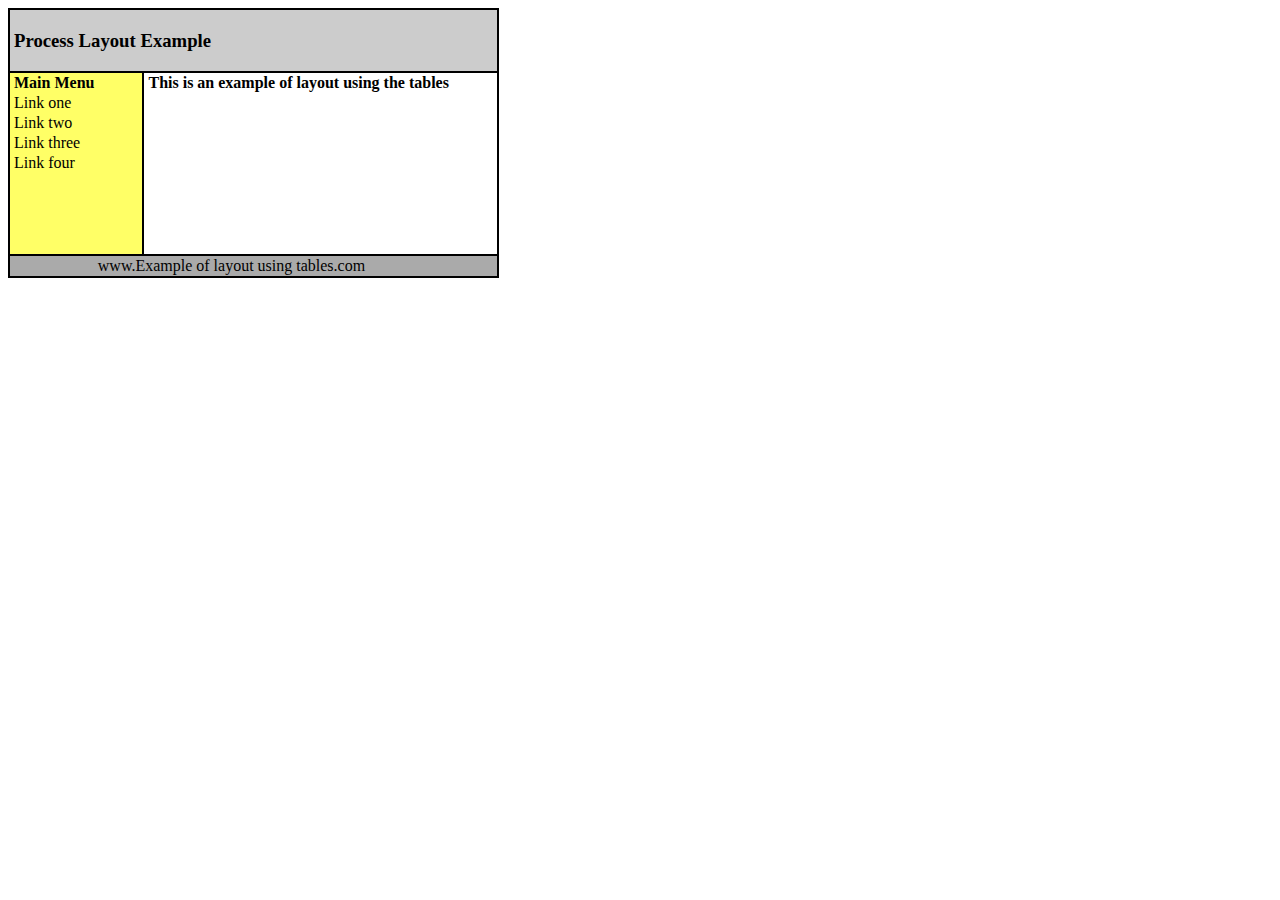
<file: Lab_1/Lab_1_1/index.html>
<!DOCTYPE html>
<!DOCTYPE html>
<html lang="en">
    <head>
        <meta charset="UTF-8">
        <meta name="viewport" content="width=device-width, initial-scale=1.0">
        <title>My Website</title>
        <link rel="stylesheet" href="./assets/css/style.css">
    </head>

    <body>
        <div id="main">
            <table>
                <thead>
                    <tr>
                        <td colspan="2"><h3>Process Layout Example</h3></td>
                    </tr>
                </thead>

                <tbody>
                    <tr>
                        <th>Main Menu</th>
                        <th>This is an example of layout using the tables</th>
                    </tr>

                    <tr>
                        <td>Link one</td>
                    </tr>
                    <tr>
                        <td>Link two</td>
                    </tr>
                    <tr>
                        <td>Link three</td>
                    </tr>
                    <tr>
                        <td>Link four</td>
                    </tr>

                    <tr>
                        <td><div class="table-body-bottom"></div></td>
                    </tr>
                </tbody>
                
                <tfoot>
                    <tr>
                        <td colspan="2">www.Example of layout using tables.com</td>
                    </tr>
                </tfoot>
            </table>
        </div>
    </body>
</html>
</file>
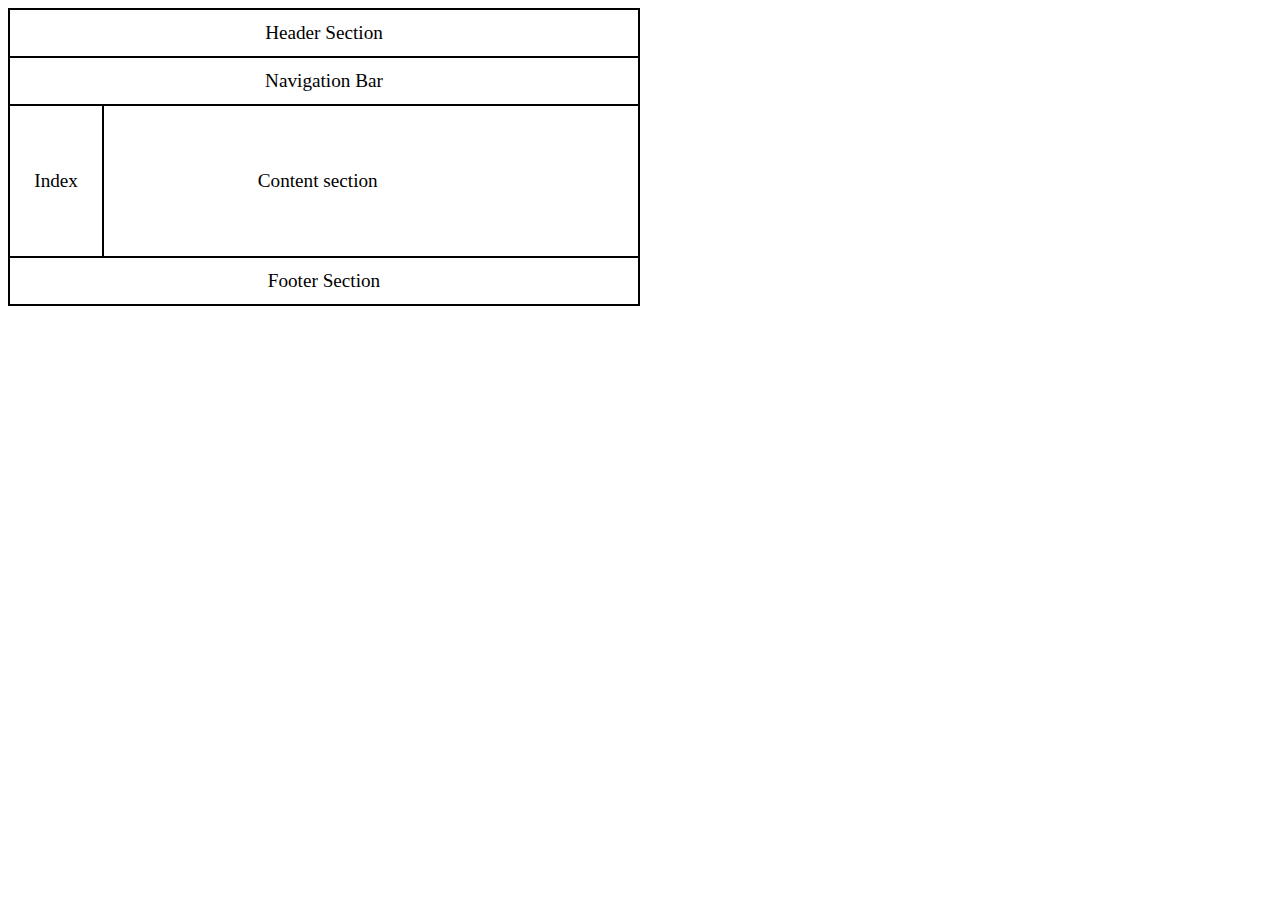
<file: Lab_1/Lab_1_2/index.html>
<!DOCTYPE html>
<!DOCTYPE html>
<html lang="en">
<head>
    <meta charset="UTF-8">
    <meta name="viewport" content="width=device-width, initial-scale=1.0">
    <title>Lab 1_1</title>
    <link rel="stylesheet" href="./assets/css/style.css">
</head>
<body> 
    <div id="main">
        <header id="header">Header Section</header>

        <nav id="nav">Navigation Bar</nav>
        
        <section id="container">
            <div class="content-section left">Index</div>
            <div class="content-section right">Content section</div>
        </section>

        <footer id="footer">
            <div class="footer-section">
                Footer Section
            </div>
        </footer>
    </div>
</body>
</html>
</file>
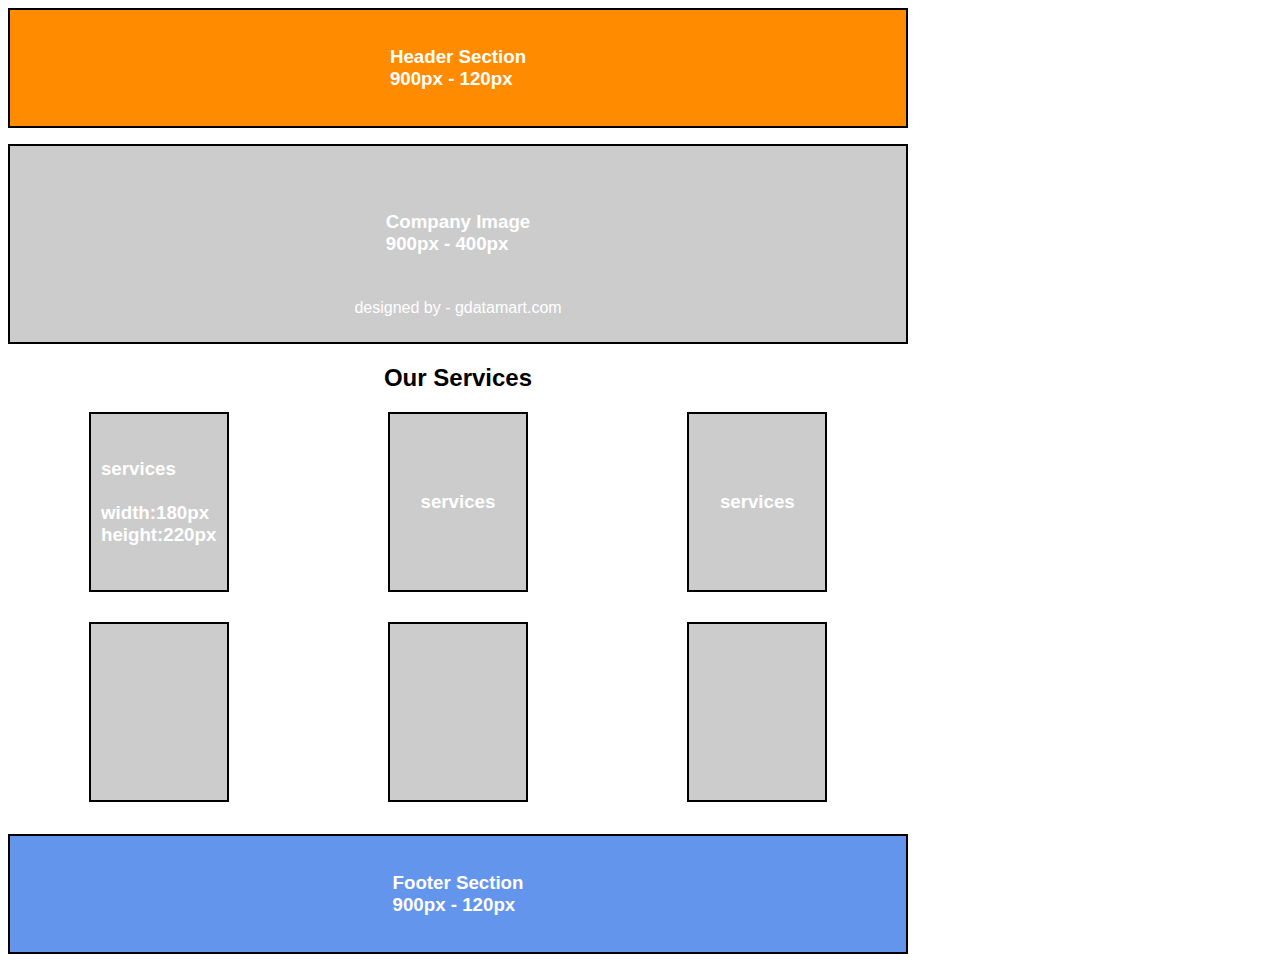
<file: Lab_1/Lab_1_3/index.html>
<!DOCTYPE html>
<!DOCTYPE html>
<html lang="en">
<head>
    <meta charset="UTF-8">
    <meta name="viewport" content="width=device-width, initial-scale=1.0">
    <title>Lab 1_3</title>
    <link rel="stylesheet" href="./assets/css/style.css">
</head>
<body>
    <div id="main">
        <div id="container">
            <div class="header-section">
                <h3 class="text-white">Header Section 
                    <br>900px - 120px
                </h3>
            </div>

            <div class="company-image">
                <h3 class="text-white">Company Image 
                    <br>900px - 400px
                </h3>
                <p class="text-white">designed by - gdatamart.com</p>
            </div>

            <div class="out-services">
                <h2>Our Services</h2>
                <div class="grid-container">
                    <div class="grid-item">
                        <h3 class="text-white">
                            services
                            <br>
                            <br>width:180px
                            <br>height:220px
                        </h3>
                    </div>
                    <div class="grid-item">
                        <h3 class="text-white">
                            services
                        </h3>
                    </div>
                    <div class="grid-item">
                        <h3 class="text-white">
                            services
                        </h3>
                    </div>
                    <div class="grid-item"></div>
                    <div class="grid-item"></div>
                    <div class="grid-item"></div>
                </div>
            </div>

            <div class="footer-section">
                <h3 class="text-white">Footer Section 
                    <br>900px - 120px
                </h3>
            </div>
        </div>
    </div>
</body>
</html>
</file>
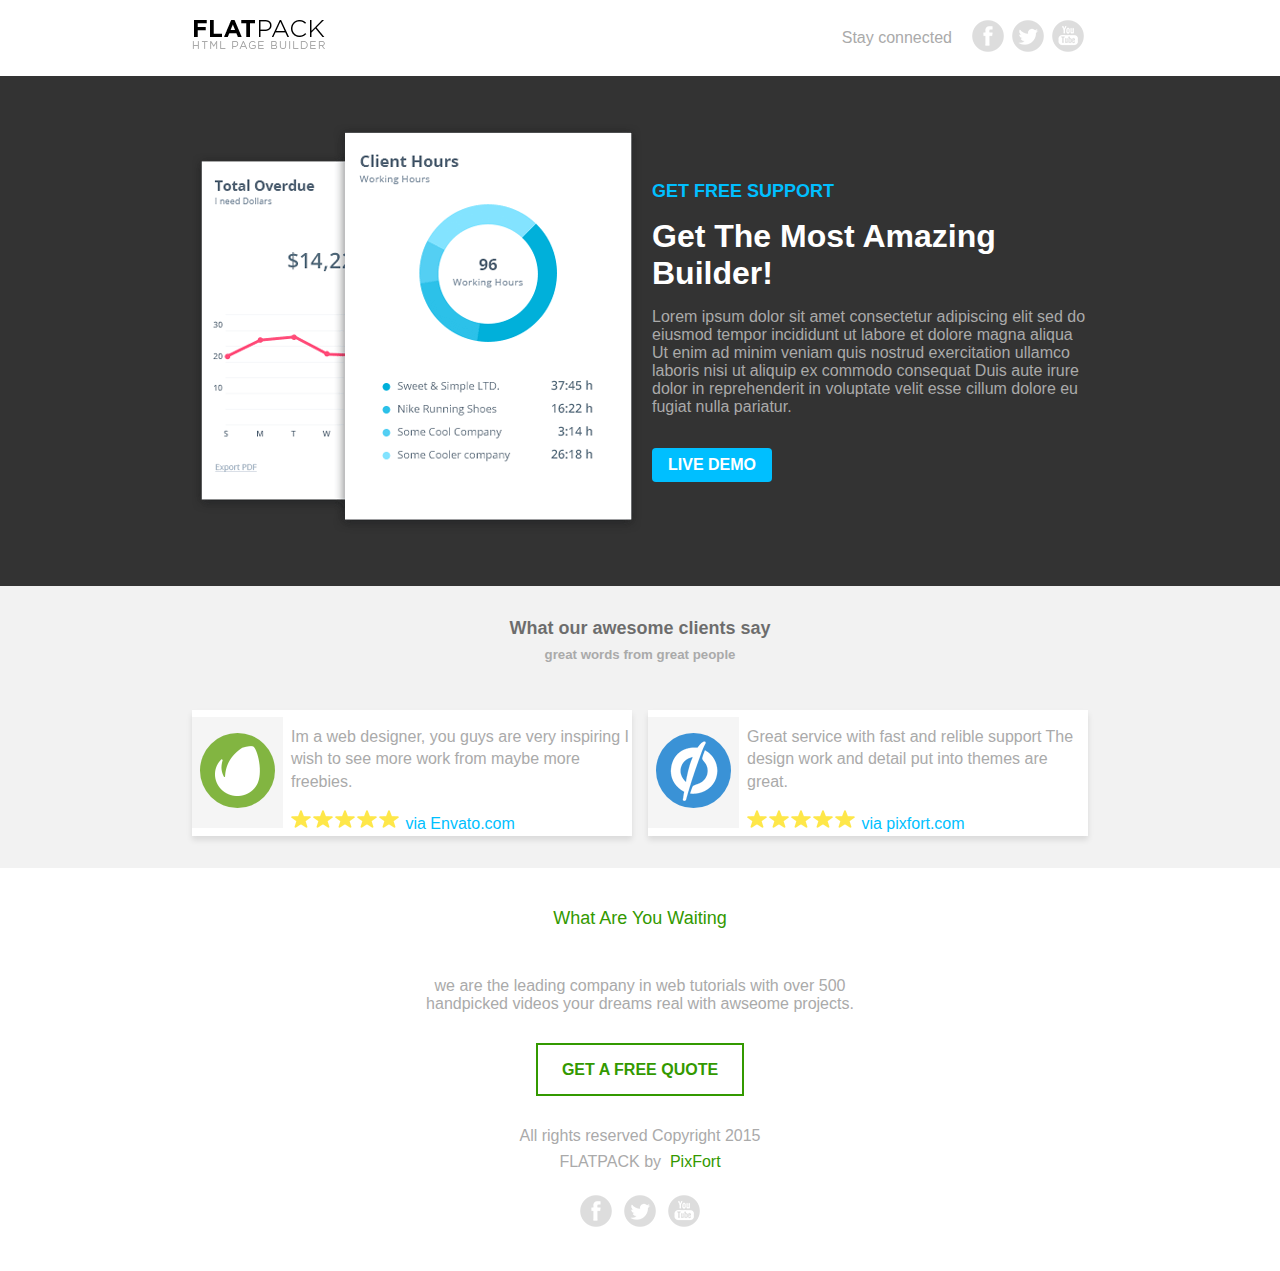
<file: Lab_2/page_a/index.html>
<!DOCTYPE html>
<html lang="en">
<head>

    <meta charset="utf-8">
    <title></title>

    <link href="stylesheets/font-awesome.css" rel="stylesheet">
    <link rel="stylesheet" href="css/style.css">

    <link rel="shortcut icon" href="images/favicon.ico">
    <link rel="apple-touch-icon" href="images/apple-touch-icon.png">
    <link rel="apple-touch-icon" sizes="72x72" href="images/apple-touch-icon-72x72.png">
    <link rel="apple-touch-icon" sizes="114x114" href="images/apple-touch-icon-114x114.png">

</head>
<body>

<div id="page" class="page">

    <div class="pixfort_normal_1" id="section_normal_1">
        <div class="header_style pix_builder_bg">
            <div class="container">
                <div class="sixteen columns">
                    <div class="one-third column alpha">
                        <img src="images/1_normal/logo.png" alt="">
                    </div>
                    <div class="two-thirds column omega">
                        <div class="htext_style">
                            <span class="editContent">
                                <span class="pix_text">Stay connected</span>
                            </span>
                        </div>
                        <a href="#" class="slow_fade social_button"><img src="images/social_icons/facebook.png" alt=""></a>
                        <a href="#" class="slow_fade social_button"><img src="images/social_icons/twitter.png" alt=""></a>
                        <a href="#" class="slow_fade social_button"><img src="images/social_icons/yt.png" alt=""></a>
      			      
                    </div>
  		        </div>
            </div><!-- container -->
        </div>
    </div><div class="big_padding dark pix_builder_bg" id="section_normal_4_2">
        <div class="container">
            <div class="sixteen columns">
                <div class="eight columns alpha pix_container">
                    <img src="images/main/software-img-4.png" class="img_style" alt="">
                </div>
                <div class="eight columns omega">
                        <span class="bold_text big_text blue_text editContent">GET FREE SUPPORT</span>
                        <p class="big_title bold_text editContent">Get The Most Amazing Builder!</p>
                        <p class="normal_text light_gray editContent">Lorem ipsum dolor sit amet consectetur adipiscing elit sed do eiusmod tempor incididunt ut labore et dolore magna aliqua Ut enim ad minim veniam quis nostrud exercitation ullamco laboris nisi ut aliquip ex commodo consequat Duis aute irure dolor in reprehenderit in voluptate velit esse cillum dolore eu fugiat nulla pariatur.</p>
                        <a href="#" class="pix_button btn_normal pix_button_flat blue_bg bold_text">
                            <i class="pi pixicon-eye"></i> 
                            <span>LIVE DEMO</span>
                        </a> 
                </div>
            </div>
        </div>
    </div><div class="pixfort_normal_1" id="section_normal_6">
        <div class="envato_unbounce pix_builder_bg">
            <div class="container">
                <h3 class="L1_style">
                    <span class="editContent pix_text">What our awesome clients say</span>
                </h3>
                <h5 class="L2_style">
                    <span class="editContent pix_text">great words from great people</span>
                </h5>
                <div class="eight columns stbox alpha">
                    <div class="box_1 pix_builder_bg">
                        <div class="b_style">
                            <img src="images/testimonials/envato-logo.png" class="logo_style" alt="">
                       </div>
                       <div class="txt_style">
                            <p class="txt editContent">Im a web designer, you guys are very inspiring I wish to see more work from maybe more freebies.</p>
                            <span class="stars_span">
                                <img src="images/1_normal/stars.original.png" alt="">
                                <span class="env_st editContent">
                                    <span class="pix_text">via Envato.com</span>
                                </span>
                            </span>
                       </div>
                   </div>
                </div>
                <div class="eight columns stbox omega">
                    <div class="box_2 pix_builder_bg">
                        <div class="b_style">
                            <img src="images/testimonials/unboune-logo.png" class="logo_style" alt="">
                       </div>
                       <div class="txt_style">
                            <p class="txt editContent">Great service with fast and relible support The design work and detail put into themes are great.</p>
                            <span class="stars_span">
                                <img src="images/1_normal/stars.original.png" alt="">
                                <span class="env_st editContent ">
                                    <span class="pix_text">via pixfort.com</span>
                                </span>
                            </span>
                        </div>
                    </div>
                </div>
            </div>
        </div>
    </div><div class="pixfort_agency_14" id="section_agency_5">
			<div class="foot_st pix_builder_bg">
				<div class="container ">
					<div class="sixteen columns center_text">
						<div class="f1_style"><span class="editContent"><span class="pix_text">What Are You Waiting</span></span></div>
						<div class="f2_style"><span class="editContent"><span class="pix_text">we are the leading company in web tutorials with over 500 handpicked videos your dreams real with awseome projects.</span></span></div>
						<div class="second_link">
							<span class="get_2_btn "><a class="slow_fade" href="#">GET A FREE QUOTE</a></span>
						</div>
						<div class="rights_st"><span class="editContent"><span class="pix_text">All rights reserved Copyright 2015</span></span></div>
						<span class="editContent">
							<span class="pix_text">
								<span class="rights_st">FLATPACK by&nbsp;</span>   
                                <span class="pixfort_st">PixFort</span>
							</span>
						</span>
						<div class="clearfix"></div>
						<div class="center_btn center_text pix_inline_block">
							<a href="#" class="slow_fade social_button"><img src="images/social_icons/facebook.png"></a>
							<a href="#" class="slow_fade social_button"><img src="images/social_icons/twitter.png"></a>
							<a href="#" class="slow_fade social_button "><img src="images/social_icons/yt.png"></a>
						</div>
				</div>
			</div>
		</div>
	</div></div>


</body>
</html>
</file>
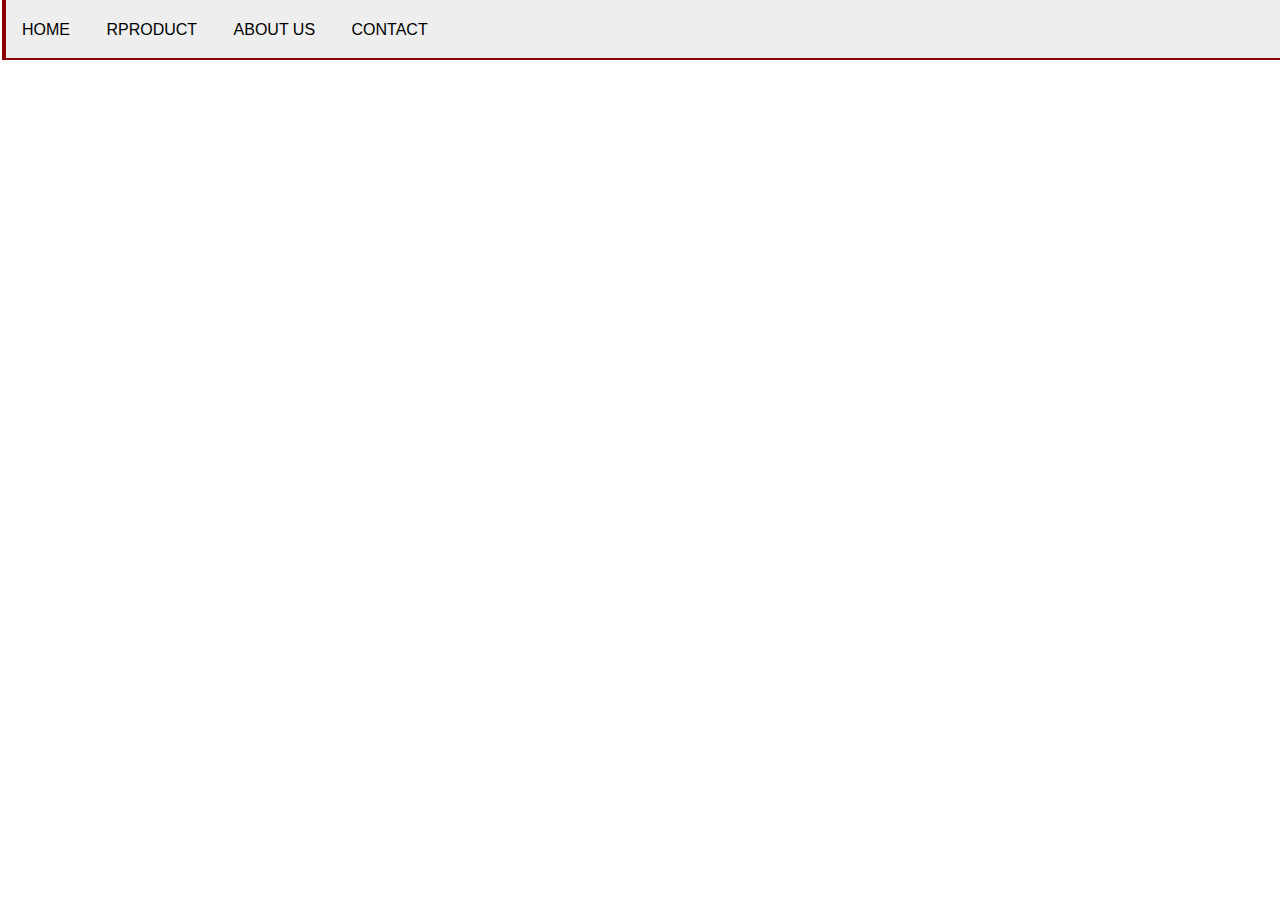
<file: Lab_3/Lab_3_1/index.html>
<!DOCTYPE html>
<html lang="en">
<head>
    <meta charset="UTF-8">
    <meta name="viewport" content="width=device-width, initial-scale=1.0">
    <title>Lab 3_1</title>
    <link rel="stylesheet" href="css/style.css">
</head>
<body>
    <div id="main">
        <div id="header">
            <ul id="nav">
                <li><a href="">Home</a></li>
                <li>
                    <a href="">RProduct</a>
                    <ul class="subnav">
                        <li><a href="">Tivi</a></li>
                        <li><a href="">Máy tính sách tay</a></li>
                    </ul>
                </li>
                <li><a href="">About us</a></li>
                <li><a href="">Contact</a></li>
            </ul>
        </div>
    </div>
</body>
</html>
</file>
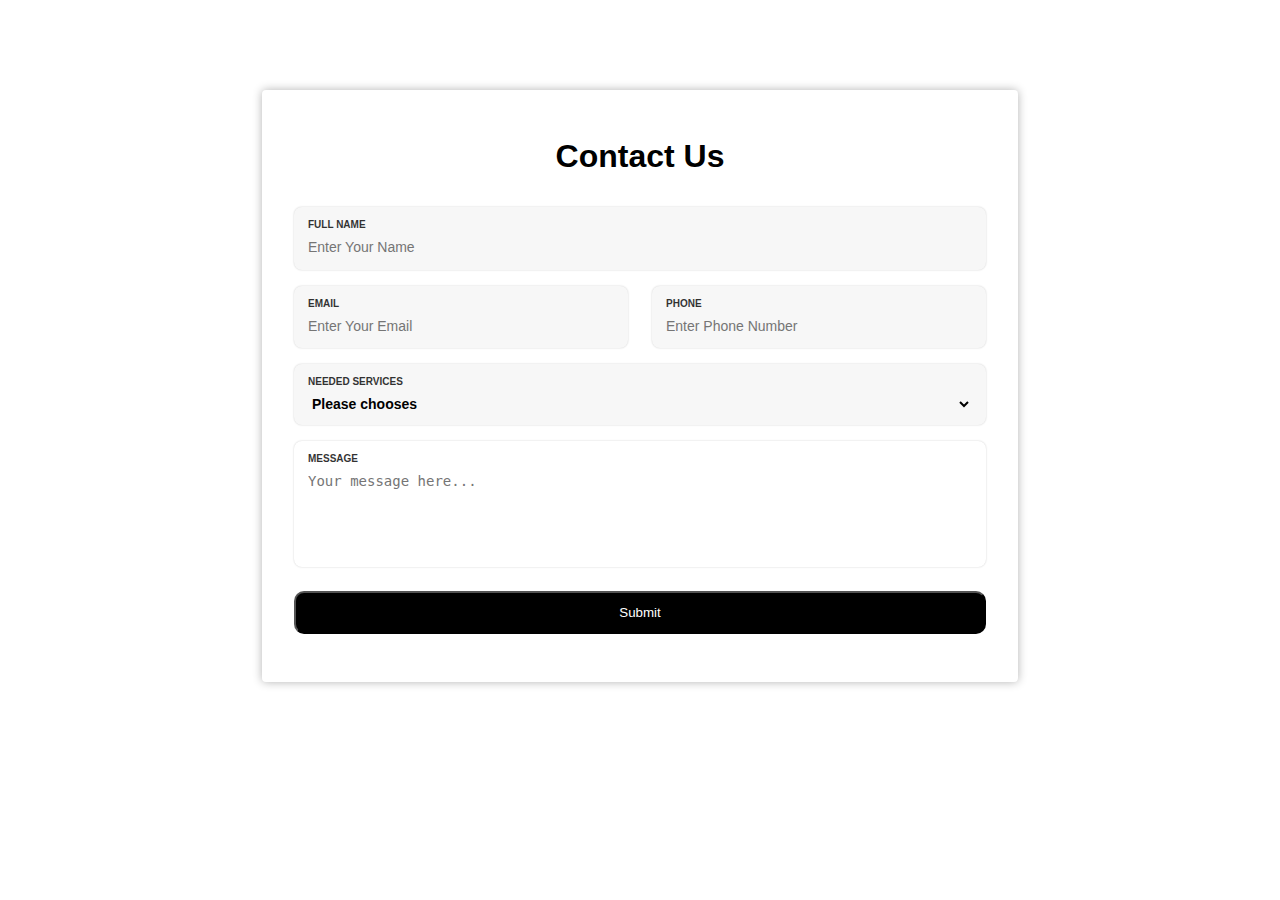
<file: Lab_3/Lab_3_2/index.html>
<!DOCTYPE html>
<!DOCTYPE html>
<html lang="en">
<head>
    <meta charset="UTF-8">
    <meta name="viewport" content="width=device-width, initial-scale=1.0">
    <title>Lab 3_2</title>
    <link rel="stylesheet" href="css/style.css">
</head>
<body>
    <div id="main">
        <div class="container">
            <div class="contact-section">
                <h2 class="center">Contact Us</h2>
                <div class="contact-form">
                    <form action="">
                        <div class="row">
                            <div class="col col-full">
                                <label for="name">Full Name</label>
                                <input type="text" name="" placeholder="Enter Your Name" id="name" class="form-control">
                            </div>
                        </div>
                        <div class="row">
                            <div class="col col-half">
                                <label for="email">Email</label>
                                <input type="email" name="" placeholder="Enter Your Email" id="email" class="form-control">
                            </div>
                            <div class="col col-half">
                                <label for="phone">Phone</label>
                                <input type="number" name="" placeholder="Enter Phone Number" id="phone" class="form-control">
                            </div>
                        </div>
                        <div class="row">
                            <div class="col col-full">
                                <label for="services">Needed Services</label>
                                <select name="" id="services" class="form-control">
                                    <option selected value="">Please chooses</option>
                                </select>
                            </div>
                        </div>
                        <div class="row">
                            <div class="col col-full white-bg">
                                <label for="message">Message</label>
                                <textarea name="" placeholder="Your message here..." id="message" rows="4" class="form-control white-bg"></textarea>
                            </div>
                        </div>
                        <input class="form-submit-btn" type="submit" value="Submit">
                    </form>
                </div>
            </div>
        </div>
    </div>

    <script>
        
    </script>
</body>
</html>
</file>
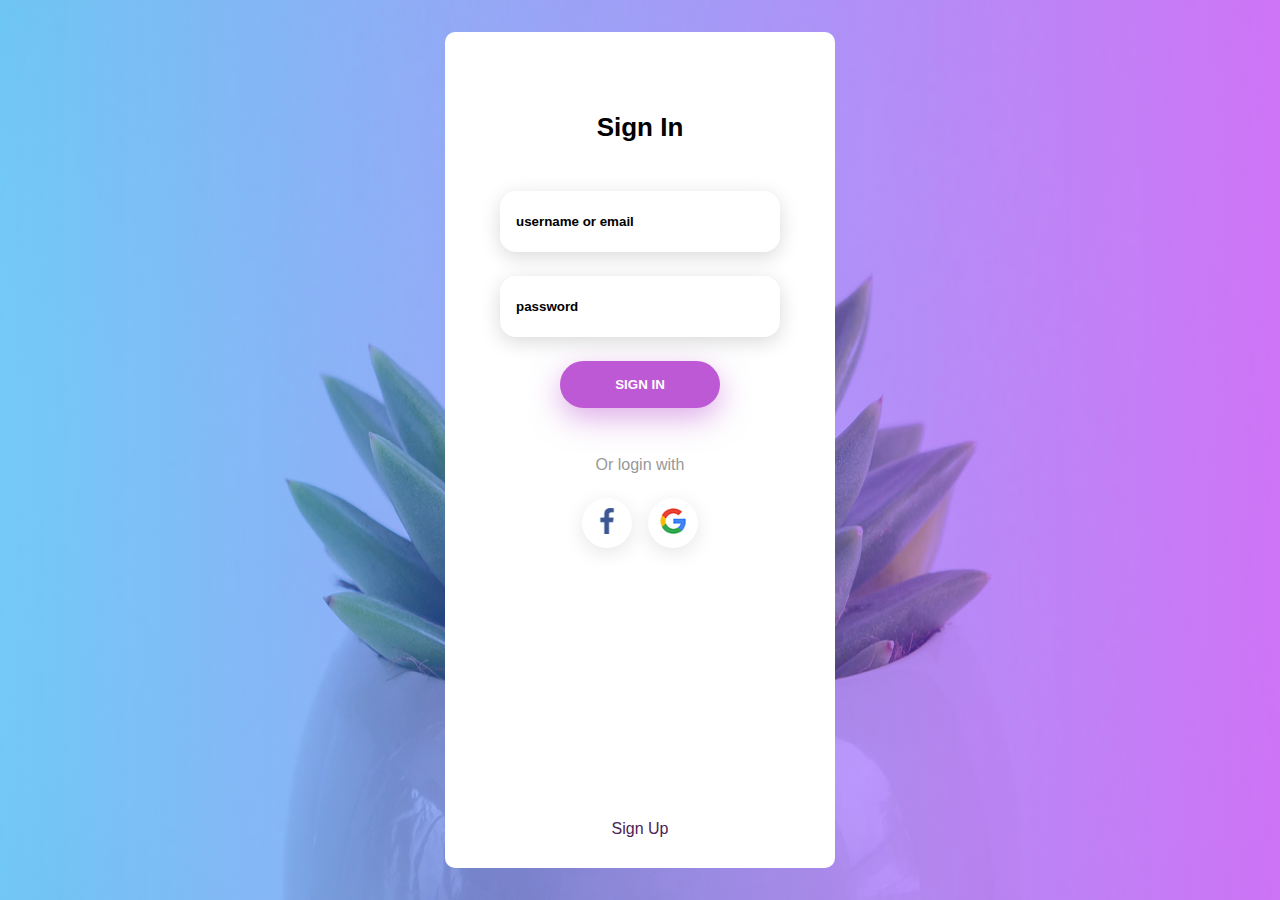
<file: Lab_3/Lab_3_3/index.html>
<!DOCTYPE html>
<!DOCTYPE html>
<html lang="en">
<head>
    <meta charset="UTF-8">
    <meta name="viewport" content="width=device-width, initial-scale=1.0">
    <title>Lab 3_3</title>
    <link rel="stylesheet" href="./assets/css/style.css">

    <style>
        .sign-in-page {
            width: 100%;
            height: 100vh;
            background-size: 100% 100%;
            background-image: -webkit-linear-gradient(left,rgba(0,168,255,0.5),rgba(185,0,255,0.5)),
            url(./assets/img/bg_01.jpg);
            background-repeat: no-repeat;
            display: flex;
            align-items: top;
            padding-top: 32px;
            padding-bottom: 32px;
        }

        .grey-txt {
            color: #999;
        }
    </style>
</head>
<body>
    <div id="main">
        <div class="container sign-in-page">
            <div class="content-section sign-in-form center">
                <h1 class="title center mb-48">Sign In</h1>
                <form action="">
                    <div class="row">
                        <input type="text" class="form-control" id="username" placeholder="username or email">
                    </div>
                    <div class="row">
                        <input type="password" class="form-control" id="password" placeholder="password">
                    </div>
                    <button class="sign-in-submit-btn">Sign In</button>
                </form>
                <span class="grey-txt mt-48">Or login with</span>

                <div class="row social-list mt-24">
                    <a class="col col-half social-item">
                        <img src="./assets/img/icons/facebook-app-symbol.png" alt="">
                    </a>
                    <a class="col col-half social-item">
                        <img src="./assets/img/icons/icon-google.webp" alt="">
                    </a>
                </div>

                <div class="foot"><a href="">Sign Up</a></div>
            </div>
        </div>
    </div>
</body>
</html>
</file>
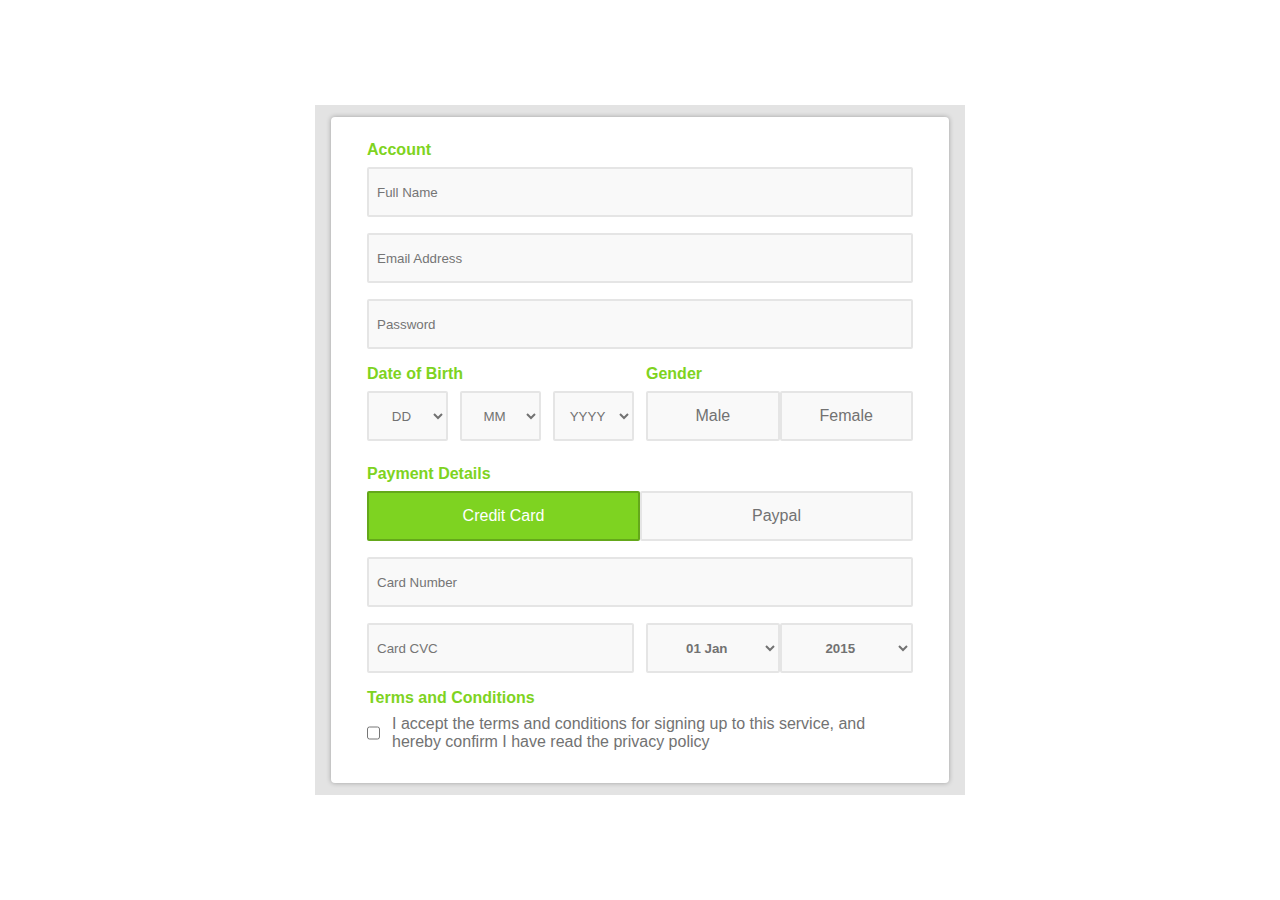
<file: Lab_3/Lab_3_4/index.html>
<!DOCTYPE html>
<!DOCTYPE html>
<html lang="en">
<head>
    <meta charset="UTF-8">
    <meta name="viewport" content="width=device-width, initial-scale=1.0">
    <title>Lab 3_4</title>
    <link rel="stylesheet" href="css/style.css">
</head>
<body>
    <div id="main">
        <div class="container">
            <form action="" class="form-section">
                <div class="input-box">
                    <label for="">Account</label>
                    <input type="text" name="" id="" placeholder="Full Name" class="form-control">
                    <input type="email" name="" id="" placeholder="Email Address" class="form-control">
                    <input type="password" name="" id="" placeholder="Password" class="form-control">
                </div>
                <div class="col col-gap input-box">
                    <div class="input-box col-half">
                        <label for="">Date of Birth</label>
                        <div class="col col-gap">
                            <select name="day" id="" class="form-control">
                                <option value="day">DD</option>
                            </select>
                            <select name="month" id="" class="form-control">
                                <option value="month">MM</option>
                            </select>
                            <select name="year" id="" class="form-control">
                                <option value="year">YYYY</option>
                            </select>
                        </div>
                    </div>
                    <div class="input-box col-half">
                        <label for="">Gender</label>
                        <div class="col">
                            <div class="option form-control" id="male">
                                <span>Male</span>
                            </div>
                            <div class="option form-control" id="female">
                                <span>Female</span>
                            </div> 
                        </div>
                    </div>
                </div>
                <div class="input-box">
                    <label for="">Payment Details</label>
                    <div class="col">
                        <div class="option form-control selected">
                            <span>Credit Card</span>
                        </div>
                        <div class="option form-control">
                            <span>Paypal</span>
                        </div>
                    </div>
                    <input type="number" name="" id="" placeholder="Card Number" class="form-control">
                        <div class="col col-gap">
                            <div class="col-half">
                                <input type="number" name="" id="" placeholder="Card CVC" class="form-control">
                            </div>
                            <div class="col col-half">
                                <select name="date" id="" class="form-control bold-text">
                                    <option value="date">01 Jan</option>
                                </select>
                                <select name="year" id="" class="form-control bold-text">
                                    <option value="year">2015</option>
                                </select>
                            </div>
                        </div>
                </div>

                <div class="input-box">
                    <label for="">Terms and Conditions</label>
                    <div class="col form-control-checkbox">
                        <input type="checkbox" name="" id="">
                        <p>
                            I accept the terms and conditions for signing up to this service, and hereby confirm I have read the privacy policy
                        </p>
                    </div>
                </div>
            </form>
        </div>
    </div>
</body>
</html>
</file>
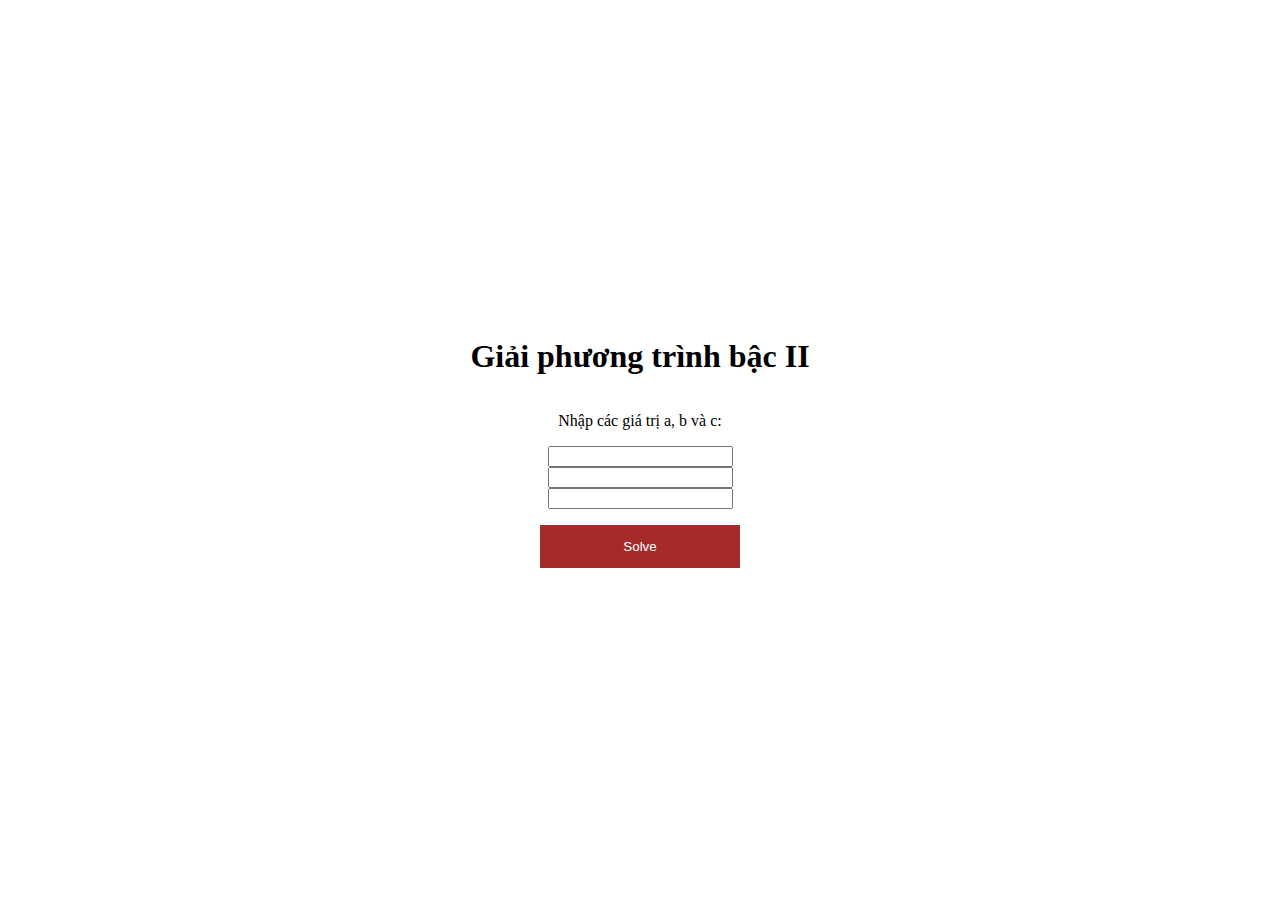
<file: Lab_4/Lab_4_2/index.html>
<!DOCTYPE html>
<!DOCTYPE html>
<html lang="en">
<head>
    <meta charset="UTF-8">
    <meta name="viewport" content="width=device-width, initial-scale=1.0">
    <title>Document</title>

    <style>
        .container {
            width: 750px;
            height: 100vh;
            margin-left: auto;
            margin-right: auto;
            display: flex;
            flex-direction: column;
            align-items: center;
            justify-content: center;
        }

        button {
            width: 200px;
            padding: 14px 14px;
            margin-top: 16px;
            background-color: brown;
            color: #fff;
            border: none;
            cursor: pointer;
        }
        h1 {
            text-align: center;
        }
    </style>
</head>
<body>
    
    <div class="container">
        <h1>Giải phương trình bậc II</h1>
        <p>Nhập các giá trị a, b và c:</p>

        <input type="number" name="" id="a" class="">
        <input type="number" name="" id="b" class="">
        <input type="number" name="" id="c" class="">

        <button onclick="solve()">Solve</button>
        <p id="result"></p>
    </div>

    <script>
        
        function solve() {
            var a = parseFloat(document.getElementById("a").value);
            var b = parseFloat(document.getElementById("b").value);
            var c = parseFloat(document.getElementById("c").value);

            var delta = b * b - 4 * a * c;
            
            var result;
            if(delta < 0) {
                result = "Phương trình vô nghiệm";
            }
            else if(delta == 0) {
                var solution = -b / 2 * a;
                result = "Phương trình có 1 nghiệm kép: " + solution;
            }
            else {
                delta - Math.sqrt(delta, 2);
                var solution1 = (-b + delta) / 2 * a;
                var solution2 = (-b - delta) / 2 * a;

                result = `Phương trình có 2 nghiệm:<br> x1 = ${solution1} <br> x2 = ${solution2}`;
            }
            document.getElementById("result").innerHTML = result;  
        }
    </script>
</body>
</html>
</file>
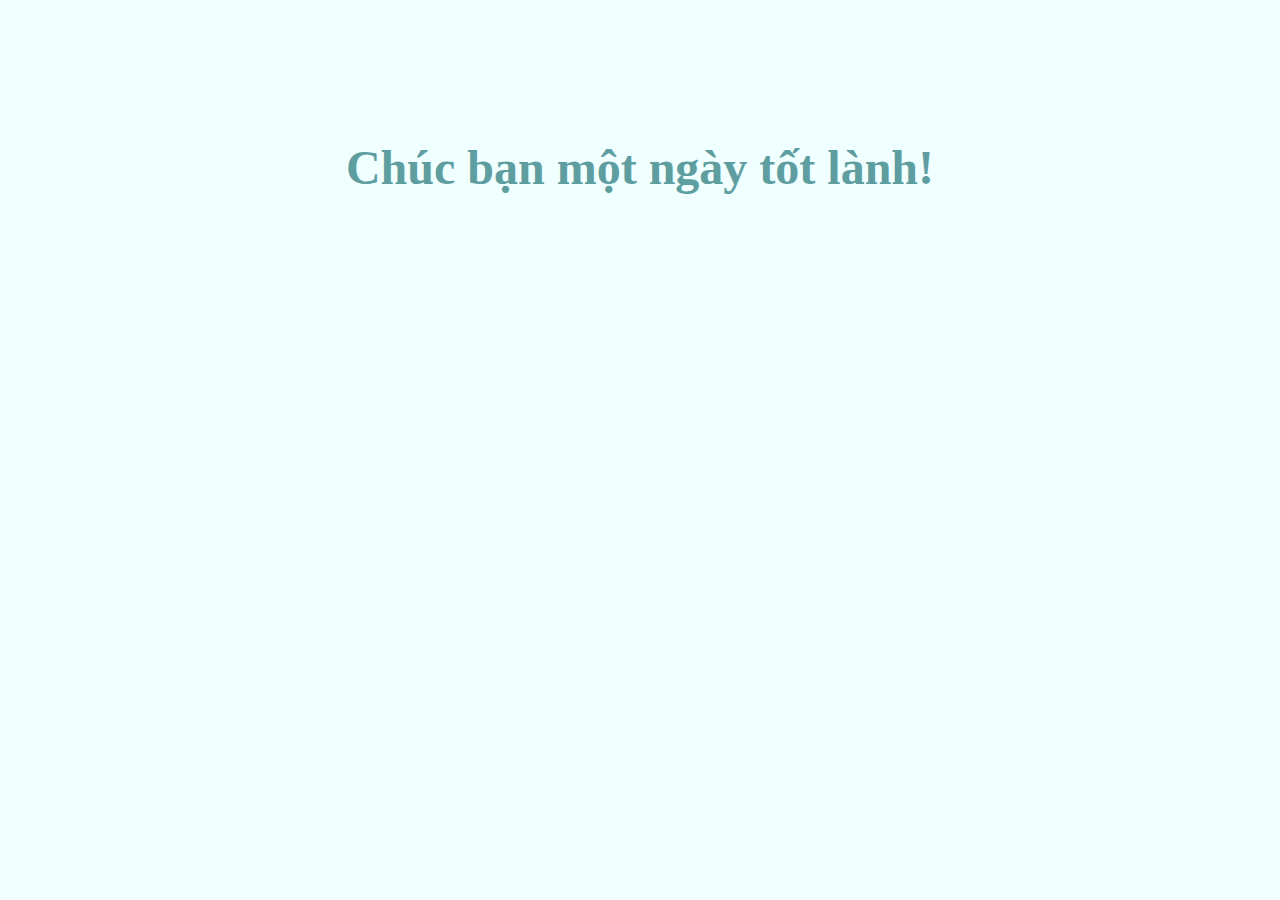
<file: Lab_4/Lab_4_3/index.html>
<!DOCTYPE html>
<!DOCTYPE html>
<html lang="en">
<head>
    <meta charset="UTF-8">
    <meta name="viewport" content="width=device-width, initial-scale=1.0">
    <title>Document</title>

    <style>
         body {
            font-size: 24px;
            text-align: center;
            padding: 100px;
            background-color: azure;
        }

        h1 {
            color: cadetblue;
        }
    </style>
</head>
<body>
    
    <h1 id="title"></h1>

    <script>
        var greetings = [
            'Hello',
            'Hi',
            'Xin Chào',
            'Chào Bạn',
            'Mí Hạo',
            'Have a great day!',
            'Chúc bạn một ngày tốt lành!'
        ];

        getGreeting();
        
        function getGreeting() {
            var index = Math.floor(Math.random() * greetings.length);
            console.log(index);
            document.getElementById("title").innerHTML = greetings[index];
        }
    </script>
</body>
</html>
</file>
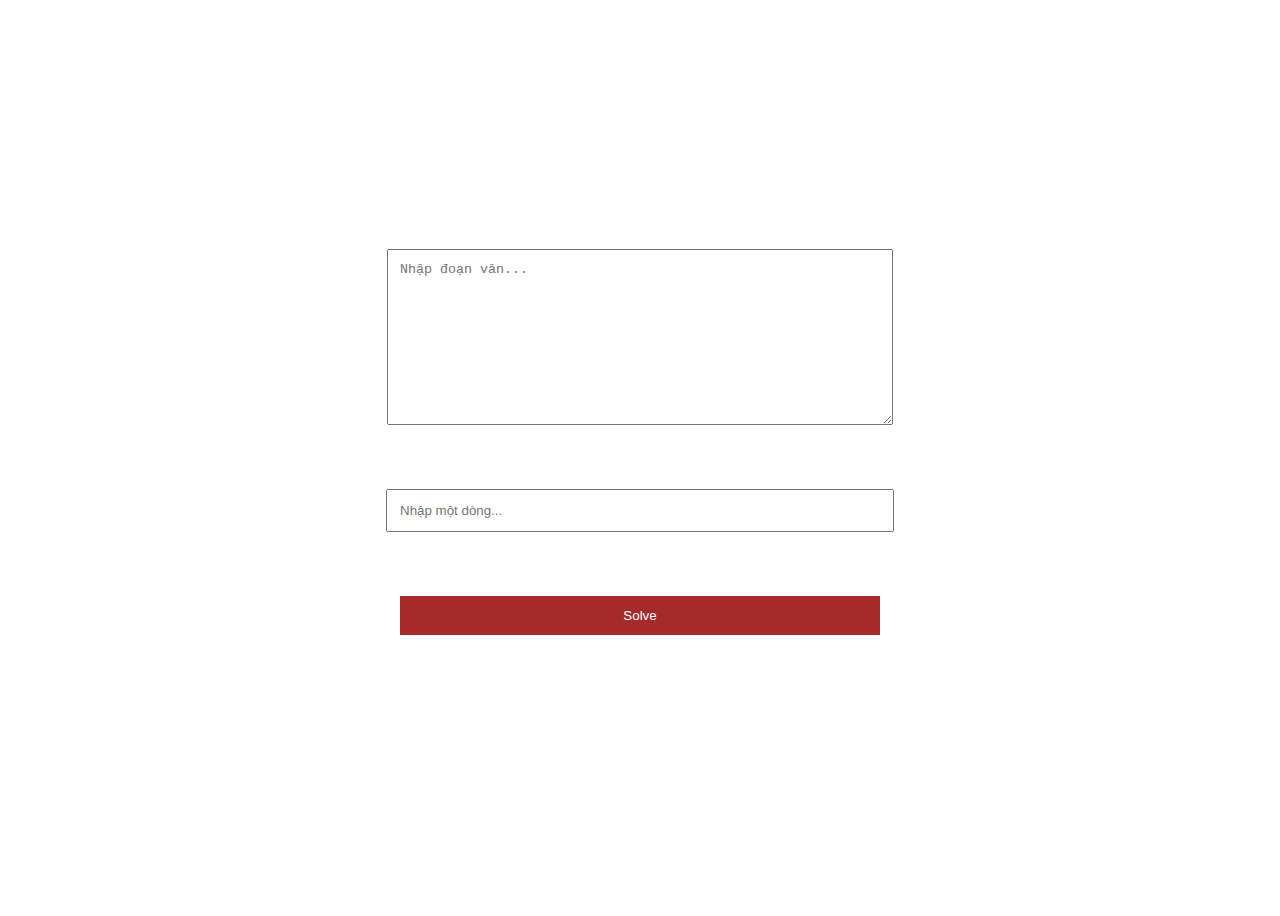
<file: Lab_4/Lab_4_4/index.html>
<!DOCTYPE html>
<!DOCTYPE html>
<html lang="en">
<head>
    <meta charset="UTF-8">
    <meta name="viewport" content="width=device-width, initial-scale=1.0">
    <title>Document</title>

    <style>
        body {
            width: 1200px;
            height: 100vh;
            margin-left: auto;
            margin-right: auto;
            display: flex;
            flex-direction: column;
            align-items: center;
            justify-content: center;
        }

        .m-32 {
          margin: 32px;  
        }

        textarea, input, button, p {
            width: 40%;
        }

        textarea {
            padding: 12px;
        }

        input {
            padding: 12px;
        }

        button {
            padding: 12px 16px;
            border: none;
            background-color: brown;
            color: #fff;
            cursor: pointer;
        }

        p {
            text-align: center;
        }

        button:hover {
            opacity: 0.9;
        }

        .highlight {
            background-color: yellow;
        }

    </style>

</head>
<body>
    
    <textarea name="" id="textarea" cols="30" rows="10" class="m-32" placeholder="Nhập đoạn văn..."></textarea>

    <input type="text" id="textline" class="m-32" placeholder="Nhập một dòng...">

    <button id="btn-solve" class="m-32" onclick="solve()">Solve</button>
    
    <p id="result"></p>

    <script>

        function solve() {
            var textA = document.getElementById('textarea').value;
            var textB = document.getElementById('textline').value;

            var occurrences = (textA.match(new RegExp(textB, 'g')) || []).length;

            document.getElementById("result").innerHTML = `Số lần xuất hiện của B trong A: ${occurrences}`;
        }
    </script>
</body>
</html>
</file>
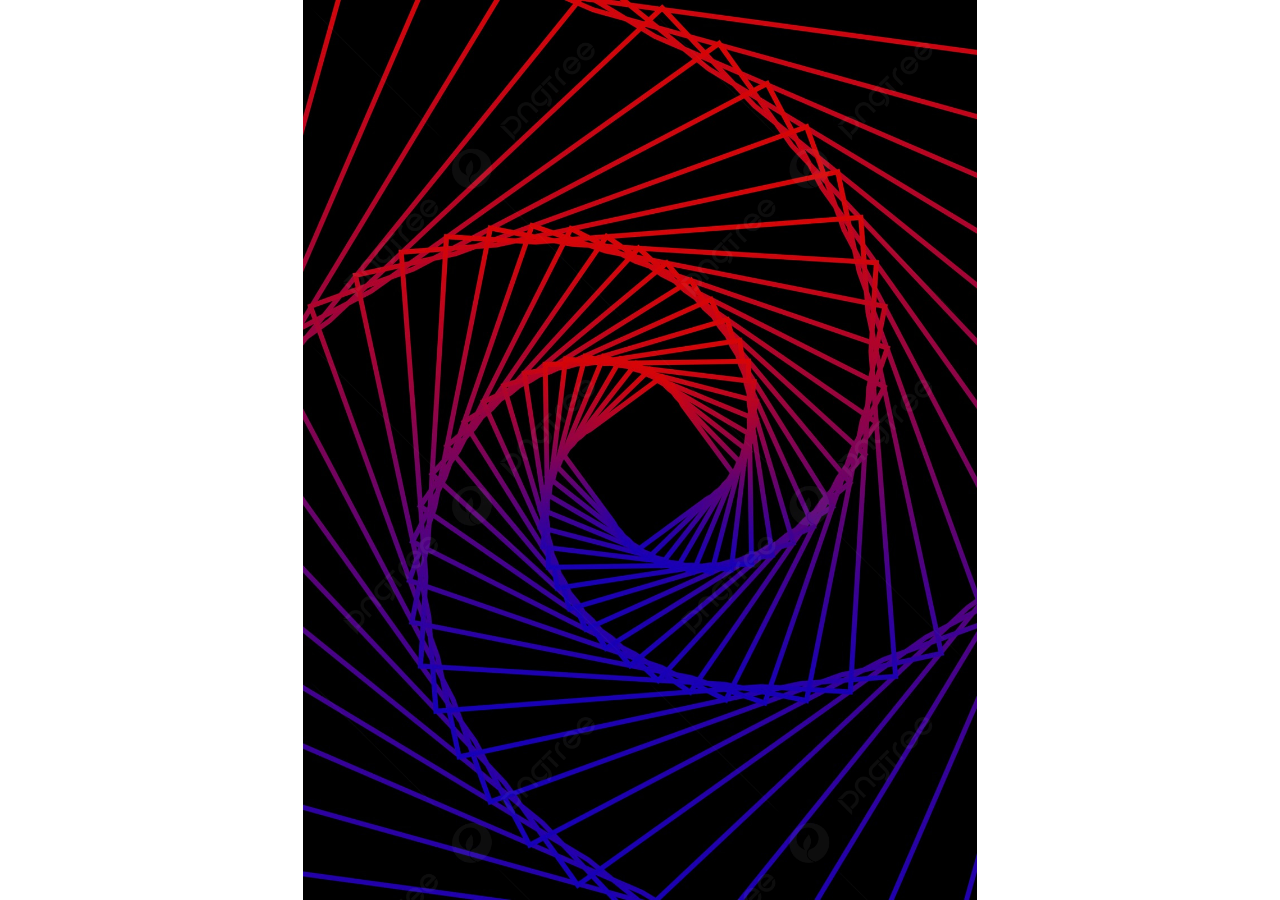
<file: Lab_4/Lab_4_5/index.html>
<!DOCTYPE html>
<!DOCTYPE html>
<html lang="en">
<head>
    <meta charset="UTF-8">
    <meta name="viewport" content="width=device-width, initial-scale=1.0">
    <title>Document</title>

    <style>
    
        body {
            display: flex;
            justify-content: center;
            align-items: center;
            height: 100vh;
            margin: 0;
        }

        img {
            height: 100vh;
        }

    </style>
</head>
<body>
    <img id="rotating-image" src="imgs/img.jpg" alt="Hình ảnh">
    
    <script>
        const rotatingImage = document.getElementById("rotating-image");
        let rotation = 0;

        function rotateImage() {
            rotation += 15;
            rotatingImage.style.transform = `rotate(${rotation}deg)`;
        }

        setInterval(rotateImage, 2000);
    </script>
</body>
</html>
</file>
<file: Lab_1/Lab_1_1/assets/css/style.css>
:root {
    --border-solid: 2px solid #000;
}

* {
    box-sizing: border-box;
}

table {
    border: var(--border-solid);
    border-spacing: 0;
    border-collapse: collapse;
}

thead td {
    background-color: #ccc;
}

th:first-child, 
tbody td:first-child {
    border-right: var(--border-solid);
    background-color: #FFFF66;
}

tbody tr:last-child td {
    padding-bottom: 80px;
}

th {
    padding-right: 48px;
    padding-left: 4px;
    text-align: left;
    border-top: var(--border-solid);
}

td{
    padding-right: 48px;
    padding-left: 4px;
    text-align: left;
}

.table-body-bottom {
    height: 20%;
    background-color: #FFFF66;
}

tfoot td {
    text-align: center;
    background-color: #aaa;
    border-top: var(--border-solid);
}
</file>
<file: Lab_1/Lab_1_2/assets/css/style.css>
:root {
    --border-solid: 2px solid #000;
}

* {
    box-sizing: border-box;
}

html {
    font-size: 120%;
}

#main {
    width: 50%;
    border: var(--border-solid);
}

#header, #nav, #footer {
    text-align: center;
}

#header {
    padding: 12px 0;
    border-bottom: var(--border-solid);
}

#nav {
    padding: 12px 0;
    border-bottom: var(--border-solid);
}

#container {
    border-bottom: var(--border-solid);
    display: flex;
}

#container .content-section {
    align-items: center;
    justify-content: center;
    display: flex;
    height: 150px;
    padding: 0 16px;
    width: 15%;
}

#container .content-section.left {
    border-right: var(--border-solid);
}

#container .content-section.right {
    display: flex;
    flex: 1 1;
    width: 85%;
    transform: translateX(-10%);
}

#footer .footer-section {
    padding: 12px 0;
}
</file>
<file: Lab_1/Lab_1_3/assets/css/style.css>
:root {
    --border-solid: 2px solid #000;
}

* {
    box-sizing: border-box;
}

html {
    font-family: Arial, Helvetica, sans-serif;
}

.text-white {
    color: #fff;
}

#container {
    width: 900px;
}

.header-section {
    height: 120px;
    background-color: darkorange;
    border: var(--border-solid);
    display: flex;
    align-items: center;
    justify-content: center;
}

.company-image {
    position: relative;
    height: 200px;
    background-color: #ccc;
    border: var(--border-solid);
    margin-top: 16px;
    display: flex;
    justify-content: center;
}

.company-image h3 {
    position: absolute;
    top: 30%;
    transform: translateY(-30%);
}

.company-image p {
    position: absolute;
    top: 70%;
}

.out-services h2 {
    text-align: center;
}

.grid-container {
    display: grid;
    grid-template-columns: 1fr 1fr 1fr;
    grid-gap: 30px;
    padding: 0 16px;
    place-items: center;
}

.grid-item {
    width: 140px;
    height: 180px;
    background-color: #ccc;
    padding: 20px;
    border: var(--border-solid);
    display: flex;
    align-items: center;
    justify-content: center;
}

.footer-section {
    height: 120px;
    background-color: cornflowerblue;
    border: var(--border-solid);
    display: flex;
    align-items: center;
    justify-content: center;
    margin-top: 32px;
}
</file>
<file: Lab_2/page_a/css/style.css>
* {
    margin: 0;
    padding: 0;
    box-sizing: border-box;
  }
  
  html {
    font-family: Arial, Helvetica, sans-serif;
  }
  
  .light_gray {
    color: #aaa;
  }
  
  .blue_text {
    color: #00BFFF;
  }
  
  .blue_bg {
    background-color: #00BFFF;
  }
  
  .bold_text {
    font-weight: bold;
  }
  
  .normal_text {
    font-size: 16px;
  }
  
  .big_text {
    font-size: 18px;
  }
  
  .big_title {
    font-size: 32px;
  }
  
  #page {
    position: relative;
  }
  
  #section_normal_1 .sixteen.columns {
    display: flex;
    align-items: center;
    justify-content: space-between;
  }
  
  .pix_builder_bg {
    padding: 16px 0 ;
  }
  
  .container {
    width: 70%;
    margin-left: auto;
    margin-right: auto;
  }
  
  .two-thirds {
    display: flex;
    align-items: center;
    justify-content: space-between;
  }
  
  .htext_style {
    color: #aaa;
    margin-right: 16px;
  }
  
  .social_button {
    padding: 4px;
  }
  
  #section_normal_4_2 {
    background-color: #333;
  }
  
  #section_normal_4_2 .sixteen.columns {
    display: flex;
    align-items: center;
  }
  
  #section_normal_4_2 .columns .columns {
    float: left;
    width: 50%;
  }
  
  #section_normal_4_2 .container::after {
    content: "";
    display: block;
    clear: both;
  }
  
  #section_normal_4_2 .alpha {
    text-align: right;
    padding-right: 12px;
  }
  
  #section_normal_4_2 .omega {
    padding-left: 12px;
  }
  
  .big_padding {
    padding: 48px 0;
  }
  
  .stbox.alpha {
    margin-right: 16px;
  }
  
  .stbox.omega {
    margin-left: 16px;
  }
  
  .pix_button {
    color: #fff;
    text-decoration: none;
    border-radius: 4px;
    border: none;
    cursor: pointer;
  }
  
  .pix_button:hover {
    opacity: 0.9;
  }
  
  .btn_normal {
    padding: 8px 16px;
  }
  
  #section_normal_4_2 .big_title {
    color: #fff;
  }
  
  #section_normal_4_2 .pix_button {
    margin-top: 16px;
    display: inline-block;
  }
  
  .editContent {
    margin: 16px 0;
  }
  
  #section_normal_6 {
    background-color: #f2f2f2;
  }
  
  .envato_unbounce {
    padding: 32px 0;
  }
  
  .L1_style {
    text-align: center;
    opacity: 0.55;
    font-weight: bold;
    font-size: 18px;
  }
  
  .L2_style {
    text-align: center;
    color: #aaa;
    margin-top: 8px;
  }
  
  #section_normal_6 .container::after {
    content: "";
    display: block;
    clear: both;
  }
  
  .stbox {
    margin-top: 48px;
  }
  
  .stbox .pix_builder_bg {
    float: left;
    width: 50%;
    display: flex;
    align-items: center;
    justify-content: space-between;
    background-color: #fff;
    padding: 0;
    box-shadow: 0 4px 6px rgba(0, 0, 0, 0.1);
  }
  
  .box_1 {
    margin-right: 8px;
  }
  
  .box_2 {
    margin-left: 8px;
  }
  
  .b_style {
    padding: 16px 8px;
    margin-right: 8px;
    background-color: #F5F5F5;
  }
  
  .txt_style {
    color: #aaa;
    line-height: 1.4;
  }
  
  .env_st .pix_text {
    color: #00BFFF;
  }
  
  .logo_style {
    border-radius: 50%;
  }
  
  .center_text {
    text-align: center;
  }
  
  #section_agency_5 .f1_style {
    color: #339900;
    font-size: 18px;
    padding: 24px 0;
  }
  #section_agency_5 .f2_style {
    color: #aaa;
    padding: 24px 0;
    width: 50%;
    margin-right: auto;
    margin-left: auto;
  }
  
  #section_agency_5 .second_link {
    padding: 24px 0;
  }
  
  #section_agency_5 .second_link .slow_fade{
    padding: 16px 24px;
    border: 2px solid #339900;
    color: #339900;
    font-weight: bold;
    text-decoration: none;
  }
  
  #section_agency_5 .sixteen.columns > .rights_st {
    padding-top: 24px;
    padding-bottom: 8px;
  }
  
  #section_agency_5 .rights_st {
    color: #aaa;
  }
  
  #section_agency_5 .sixteen.columns > .editContent .pix_text .pixfort_st {
    color: #339900;
  }
  
  #section_agency_5 .pix_inline_block {
    margin-top: 24px;
    margin-bottom: 24px;
  }
</file>
<file: Lab_3/Lab_3_1/css/style.css>
:root {
    --header-height: 60px;
}

* {
    box-sizing: border-box;
    margin: 0;
    padding: 0;
}

html {
    font-family: Tahoma, Arial, sans-serif;
}

a {
    color: #000;
}

#header {
    background-color: #eee;
    height: var(--header-height);
    border-left: 4px solid #8b0000;
    border-bottom: 2px solid #8b0000;
    margin-left: 2px;
}

#nav, .subnav {
    list-style: none;
}

#nav > li {
    position: relative;
    display: inline-block;
}

#nav li a {
    text-decoration: none;    
    line-height: var(--header-height);
    padding: 0 16px;
}

#nav > li > a {
    text-transform: uppercase;    
    display: block;
}

#nav li:hover .subnav {
    display: block;
}

#nav > li:hover > a,
#nav .subnav li:hover a {
    color: #fff;
    background-color: #8b0000;
}

#nav .subnav {
    position: absolute;
    background-color: #eee;
    top: 100%;
    left: 0;
    display: none;
}

.subnav > li {
    border-bottom: 1px solid #000;
}

.subnav li > a {
    text-decoration: none;  
    line-height: var(--header-height);
    display: block;
    padding: 0 16px;
    min-width: 160px;
}
</file>
<file: Lab_3/Lab_3_2/css/style.css>
* {
    margin: 0;
    padding: 0;
    box-sizing: border-box;
}

html {
    font-family: Tahoma, Arial, sans-serif;
}

.white-bg {
    background-color: #fff !important;
}

.black-txt {
    color: #000 !important;
}

.row {
    display: flex;
    margin-left: -12px;
    margin-right: -12px;
 }
 
 .row::after {
    content: "";
    display: block;
    clear: both;
 }

.col {
    margin-left: 12px;
    margin-right: 12px;
}

.col-full {
    width: 100%;
}

.col-half {
    width: 50%;
}

.center {
    text-align: center;
}

.container {
    width: 756px;
    margin-left: auto;
    margin-right: auto;
}

.contact-section {
    margin-top: 10vh;
    padding: 48px 32px;
    border-radius: 4px;
    box-shadow: 0 0 10px rgba(0, 0, 0, 0.3);
}

.contact-section > h2 {
    font-size: 32px;
    font-weight: bold;
    margin-bottom: 32px;
}

.contact-form {
    
}

.contact-form .row {
    margin-top: 16px;
    margin-bottom: 16px;
}

.contact-form .col {
    padding: 12px 14px;
    background-color: #f7f7f7;
    border-radius: 8px;
    box-shadow: 0 0 2px rgba(0, 0, 0, 0.2);
}

.contact-form label {
    display: block;
    font-size: 10px;
    font-weight: 600;
    opacity: 0.8;
    text-transform: uppercase;
}

.contact-form .form-control {
    width: 100%;
    resize: none;
    outline: none;
    border: none;
    background-color: #f7f7f7;
    line-height: 1.4;
    margin-top: 8px;
    font-size: 14px;
}

.contact-form #services.form-control {
    font-weight: 700;
}

.contact-form .form-submit-btn {
    width: 100%;
    background-color: #000;
    color: #fff;
    border-radius: 10px;
    padding: 12px 0;
    margin-top: 8px;
}
</file>
<file: Lab_3/Lab_3_3/assets/css/style.css>
* {
    box-sizing: border-box;
    margin: 0;
    padding: 0;
}

html {
    font-family: Tahoma, Arial, sans-serif;
}

.title {
    font-size: 26px;
}

.center {
    text-align: center;
}

.row {
    display: flex;
}

.row::after {
    content: "";
    display: block;
    clear: both;
}

.col {
    margin-left: 8px;
    margin-right: 8px;
}

.col-hal {
    width: 50%;
}

.mt-24 {
    margin-top: 24px;
}

.mt-48 {
    margin-top: 48px;
}

.mb-48 {
    margin-bottom: 48px;
}

#main {
    width: 100%;
    background-size: 100% auto;
}

.content-section.sign-in-form {
    width: 390px;
    background-color: #fff;
    margin-left: auto;
    margin-right: auto;
    padding: 80px 55px 30px 55px;
    border-radius: 10px;
    display: flex;
    flex-direction: column;
}

.sign-in-form .row {
    margin-bottom: 24px;
}

.sign-in-form input {
    padding: 23px 16px;
    box-shadow: 0 5px 20px rgba(0, 0, 0, 0.15);
    border-radius: 16px;
    width: 100%;
    min-height: 30px;
    outline: none;
    border: none;
    color: #000;
    font-weight: bold;
}

.sign-in-form input::placeholder {
    color: #000;
    font-weight: bold;
}

.sign-in-submit-btn {
    min-width: 160px;
    text-transform: uppercase;
    font-weight: bold;
    color: #fff;
    background-color: #bd59d4;
    padding: 16px 24px;
    border-radius: 25px;
    border: none;
    cursor: pointer;
    -webkit-box-shadow: 0 10px 30px 0 rgba(189,89,212,.5);
}

.sign-in-submit-btn:hover {
    background-color: #4b2354;
}

.sign-in-form .footer {
    
}

.sign-in-form .foot {
    margin-top: auto;
}

.sign-in-form .foot a {
    color: #4b2354;
    text-decoration: none;
}

.sign-in-form .social-list {
    display: flex;
    justify-content: center;
}

.sign-in-form .social-item {
    padding: 10px 12px;
    background-color: #fff;
    border-radius: 50%;
    -webkit-box-shadow: 0 5px 20px 0 rgba(0,0,0,.1);
    cursor: pointer;
}

.sign-in-form .social-item:hover {
    -webkit-box-shadow: 0 5px 20px 0 rgba(0,0,0,.2);
}

.sign-in-form .social-item img {
    width: 26px;
    height: 26px;
}
</file>
<file: Lab_3/Lab_3_4/css/style.css>
* {
    box-sizing: border-box;
    margin: 0;
    padding: 0;
}

html {
    font-family: Arial, Helvetica, sans-serif;
}

body {
    height: 100vh;
    display: flex;
    align-items: center;
    justify-content: center;
}

.bold-text {
    font-weight: 600;
}

.col {
    display: flex;
}

.col-half {
    width: 50%;
}

.col-gap {
    column-gap: 12px;
}

.container {
    max-width: 650px;
    width: 100%;  
    background-color: #e3e3e3;
    padding: 12px 16px;
}

.form-section {
    background-color: #fff;
    padding: 24px 36px;
    border-radius: 4px;
    box-shadow: 0 0 5px rgba(0, 0, 0, 0.3);
}

.input-box {
    margin-bottom: 8px;
}

.input-box label {
    color: #7ed321;
    font-weight: 600;
    display: block;
}

.form-control {
    position: relative;
    width: 100%;
    height: 50px;
    outline: none;
    border: 2px solid #e5e5e5;
    border-radius: 2px;
    background-color: #f9f9f9;
    padding: 8px;
    color: #727272;
    margin: 8px 0;
}

.input-box select.form-control {
    text-align: center;
}

.option {
    display: flex;
    align-items: center;
    justify-content: center;
    cursor: pointer;
}

.option.selected {
    background-color: #7ed321;
    color: #fff;
    border: 2px solid rgba(0, 0, 0, 0.2);
}

.input-box p {
    color: #727272;
    margin-left: 12px;
}

.form-control-checkbox {
    margin: 8px 0;
}
</file>
